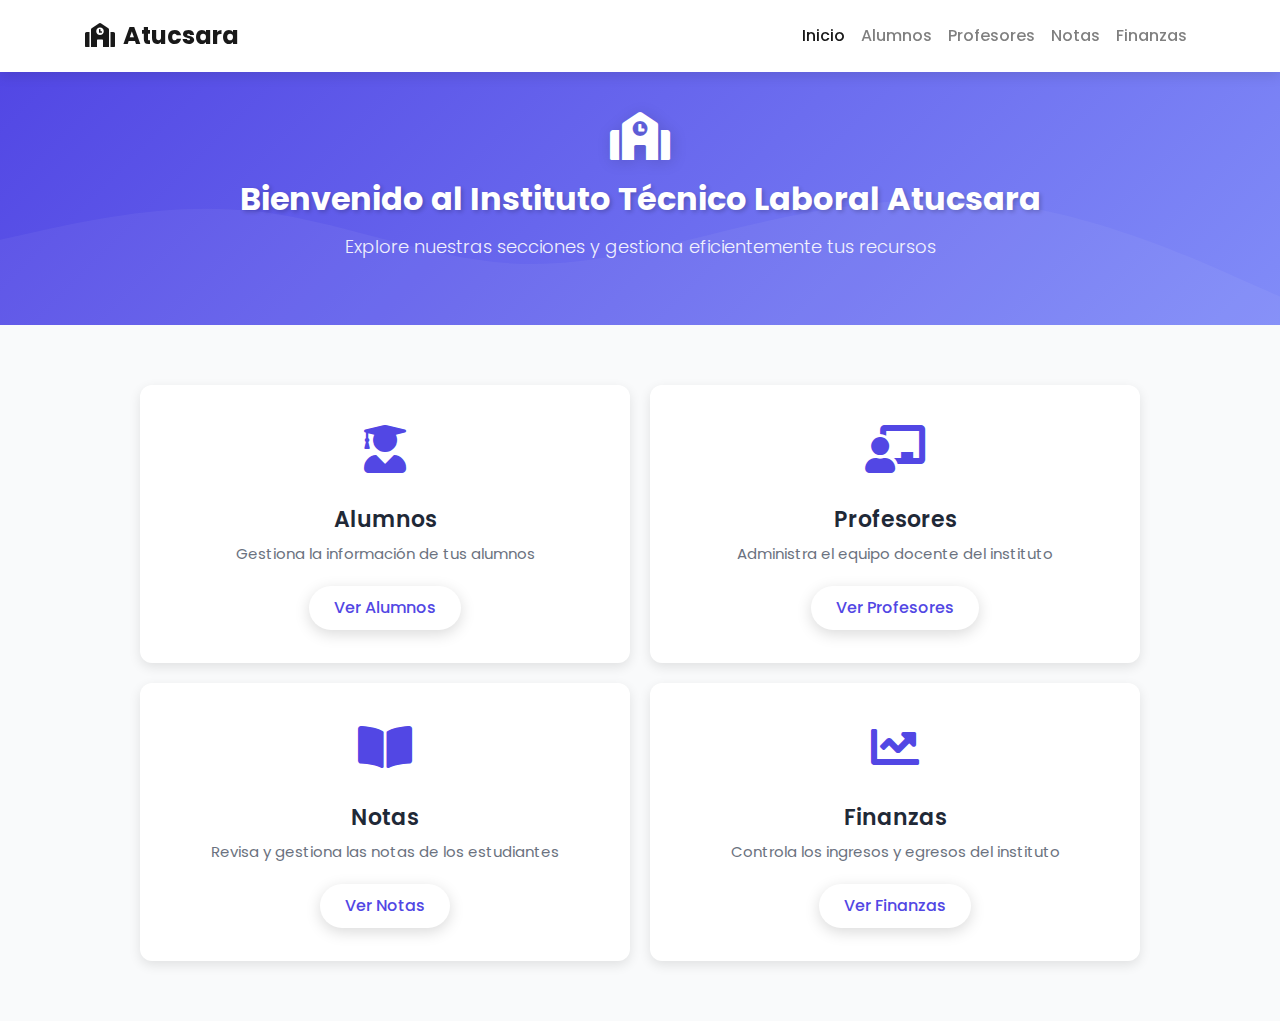
<file: src/main/resources/templates/index.html>
<!DOCTYPE html>
<html lang="es" xmlns:th="http://www.thymeleaf.org">
<head>
    <meta charset="UTF-8">
    <meta name="viewport" content="width=device-width, initial-scale=1.0">
    <title>Instituto Técnico Laboral Atucsara</title>
    <link rel="stylesheet" href="https://stackpath.bootstrapcdn.com/bootstrap/4.5.2/css/bootstrap.min.css">
    <link rel="stylesheet" href="https://cdnjs.cloudflare.com/ajax/libs/font-awesome/5.15.3/css/all.min.css">
    <link rel="stylesheet" href="https://cdnjs.cloudflare.com/ajax/libs/animate.css/4.1.1/animate.min.css">
    <link href="https://fonts.googleapis.com/css2?family=Poppins:wght@300;400;500;600;700&display=swap" rel="stylesheet">
    <style>
        :root {
            --primary: #5247e4;
            --primary-light: #818cf8;
            --secondary: #6b7280;
            --light: #f8f9fa;
            --dark: #1f2937;
            --shadow: 0 4px 12px rgba(0, 0, 0, 0.1);
            --shadow-hover: 0 8px 20px rgba(0, 0, 0, 0.15);
        }

        body {
            font-family: 'Poppins', sans-serif;
            background-color: #f9fafb;
            color: var(--dark);
        }

        /* Header and Navigation */
        .navbar {
            background-color: #ffffff;
            box-shadow: var(--shadow);
            padding: 0.8rem 1rem;
        }

        .navbar-brand {
            font-weight: 700;
            color: var(--primary);
            font-size: 1.5rem;
        }

        .navbar-nav .nav-link {
            color: var(--dark);
            font-weight: 500;
            padding: 0.5rem 1rem;
            transition: all 0.3s ease;
        }

        .navbar-nav .nav-link:hover {
            color: var(--primary);
        }

        .navbar-toggler {
            border: none;
        }

        /* Hero Section */
        .hero {
            background: linear-gradient(135deg, var(--primary), var(--primary-light));
            padding: 40px 0;
            color: white;
            position: relative;
            overflow: hidden;
            margin-bottom: 40px;
        }

        .hero::before {
            content: '';
            position: absolute;
            top: 0;
            left: 0;
            width: 100%;
            height: 100%;
            background-image: url('data:image/svg+xml;charset=utf8,%3Csvg xmlns="http://www.w3.org/2000/svg" viewBox="0 0 1440 320"%3E%3Cpath fill="%23ffffff" fill-opacity="0.05" d="M0,224L48,213.3C96,203,192,181,288,192C384,203,480,245,576,250.7C672,256,768,224,864,202.7C960,181,1056,171,1152,186.7C1248,203,1344,245,1392,266.7L1440,288L1440,320L1392,320C1344,320,1248,320,1152,320C1056,320,960,320,864,320C768,320,672,320,576,320C480,320,384,320,288,320C192,320,96,320,48,320L0,320Z"%3E%3C/path%3E%3C/svg%3E');
            background-size: cover;
            background-position: center bottom;
        }

        .hero-content {
            max-width: 900px;
            margin: 0 auto;
            text-align: center;
            position: relative;
            z-index: 2;
        }

        .hero-icon {
            font-size: 48px;
            color: #ffffff;
            margin-bottom: 20px;
            animation: pulse 2s infinite;
            text-shadow: 2px 2px 15px rgba(0, 0, 0, 0.15);
        }

        .hero-title {
            font-size: 32px;
            font-weight: 700;
            margin-bottom: 15px;
            text-shadow: 2px 2px 4px rgba(0, 0, 0, 0.2);
        }

        .hero-description {
            font-size: 18px;
            margin-bottom: 25px;
            opacity: 0.9;
            font-weight: 300;
            max-width: 800px;
            margin-left: auto;
            margin-right: auto;
        }

        /* Features Section */
        .features-section {
            padding: 20px 0 60px;
        }

        .menu-grid {
            display: grid;
            grid-template-columns: repeat(2, 1fr);
            gap: 20px;
            max-width: 1000px;
            margin: 0 auto;
        }

        .feature-box {
            background-color: #ffffff;
            border-radius: 12px;
            box-shadow: var(--shadow);
            padding: 30px;
            text-align: center;
            transition: all 0.3s ease;
            height: 100%;
            display: flex;
            flex-direction: column;
            align-items: center;
            justify-content: center;
            border-bottom: 3px solid transparent;
        }

        .feature-box:hover {
            transform: translateY(-8px);
            box-shadow: var(--shadow-hover);
            border-bottom: 3px solid var(--primary-light);
        }

        .feature-icon {
            font-size: 48px;
            color: var(--primary);
            margin-bottom: 20px;
            transition: transform 0.3s ease;
        }

        .feature-box:hover .feature-icon {
            transform: scale(1.1);
        }

        .feature-title {
            font-size: 22px;
            font-weight: 600;
            margin-bottom: 10px;
            color: var(--dark);
        }

        .feature-description {
            font-size: 15px;
            color: var(--secondary);
            margin-bottom: 20px;
        }

        .btn-hero {
            font-size: 16px;
            padding: 10px 25px;
            border-radius: 30px;
            background-color: white;
            color: var(--primary);
            border: none;
            box-shadow: 0 4px 15px rgba(0, 0, 0, 0.15);
            transition: all 0.3s ease;
            display: inline-block;
            font-weight: 500;
        }

        .btn-hero:hover {
            transform: translateY(-3px);
            box-shadow: 0 6px 20px rgba(0, 0, 0, 0.2);
            background-color: var(--light);
            color: var(--primary-light);
            text-decoration: none;
        }

        /* Animations */
        @keyframes pulse {
            0% {
                transform: scale(1);
            }
            50% {
                transform: scale(1.05);
            }
            100% {
                transform: scale(1);
            }
        }

        /* Responsive Improvements */
        @media (max-width: 991px) {
            .hero {
                padding: 40px 0;
            }

            .hero-title {
                font-size: 28px;
            }

            .hero-description {
                font-size: 16px;
            }
        }

        @media (max-width: 768px) {
            .menu-grid {
                grid-template-columns: 1fr;
            }

            .hero-icon {
                font-size: 42px;
            }
        }

        @media (max-width: 576px) {
            .feature-box {
                padding: 20px;
            }
        }
    </style>
</head>
<body>
<!-- Navbar -->
<nav class="navbar navbar-expand-lg navbar-light sticky-top">
    <div class="container">
        <a class="navbar-brand" href="/"><i class="fas fa-school mr-2"></i>Atucsara</a>
        <button class="navbar-toggler" type="button" data-toggle="collapse" data-target="#navbarNav">
            <span class="navbar-toggler-icon"></span>
        </button>
        <div class="collapse navbar-collapse" id="navbarNav">
            <ul class="navbar-nav ml-auto">
                <li class="nav-item active">
                    <a class="nav-link" href="/">Inicio</a>
                </li>
                <li class="nav-item">
                    <a class="nav-link" href="/alumnos">Alumnos</a>
                </li>
                <li class="nav-item">
                    <a class="nav-link" href="/profesores">Profesores</a>
                </li>
                <li class="nav-item">
                    <a class="nav-link" href="/notas">Notas</a>
                </li>
                <li class="nav-item">
                    <a class="nav-link" href="/finanzas">Finanzas</a>
                </li>
            </ul>
        </div>
    </div>
</nav>

<!-- Hero Section -->
<section class="hero">
    <div class="hero-content animate__animated animate__fadeIn">
        <i class="fas fa-school hero-icon"></i>
        <h1 class="hero-title">Bienvenido al Instituto Técnico Laboral Atucsara</h1>
        <p class="hero-description">Explore nuestras secciones y gestiona eficientemente tus recursos</p>
    </div>
</section>

<!-- Features Section -->
<section class="features-section">
    <div class="container">
        <div class="menu-grid">
            <div class="feature-box animate__animated animate__fadeInUp">
                <div class="feature-icon">
                    <i class="fas fa-user-graduate"></i>
                </div>
                <h3 class="feature-title">Alumnos</h3>
                <p class="feature-description">Gestiona la información de tus alumnos</p>
                <a href="/alumnos" class="btn btn-hero">Ver Alumnos</a>
            </div>

            <div class="feature-box animate__animated animate__fadeInUp" style="animation-delay: 0.2s;">
                <div class="feature-icon">
                    <i class="fas fa-chalkboard-teacher"></i>
                </div>
                <h3 class="feature-title">Profesores</h3>
                <p class="feature-description">Administra el equipo docente del instituto</p>
                <a href="/profesores" class="btn btn-hero">Ver Profesores</a>
            </div>

            <div class="feature-box animate__animated animate__fadeInUp" style="animation-delay: 0.3s;">
                <div class="feature-icon">
                    <i class="fas fa-book-open"></i>
                </div>
                <h3 class="feature-title">Notas</h3>
                <p class="feature-description">Revisa y gestiona las notas de los estudiantes</p>
                <a href="/notas" class="btn btn-hero">Ver Notas</a>
            </div>

            <div class="feature-box animate__animated animate__fadeInUp" style="animation-delay: 0.4s;">
                <div class="feature-icon">
                    <i class="fas fa-chart-line"></i>
                </div>
                <h3 class="feature-title">Finanzas</h3>
                <p class="feature-description">Controla los ingresos y egresos del instituto</p>
                <a href="/finanzas" class="btn btn-hero">Ver Finanzas</a>
            </div>
        </div>
    </div>
</section>

<!-- Scripts -->
<script src="https://cdnjs.cloudflare.com/ajax/libs/jquery/3.5.1/jquery.min.js"></script>
<script src="https://cdnjs.cloudflare.com/ajax/libs/popper.js/1.16.1/umd/popper.min.js"></script>
<script src="https://stackpath.bootstrapcdn.com/bootstrap/4.5.2/js/bootstrap.min.js"></script>
<script>
    // Add animation to feature boxes on scroll
    $(document).ready(function() {
        function revealOnScroll() {
            var scrolled = $(window).scrollTop();
            $('.animate__animated').each(function() {
                var $this = $(this),
                    offsetTop = $this.offset().top;
                var scrollDistance = scrolled + $(window).height() - 100;

                if (scrollDistance > offsetTop) {
                    var animationClass = $this.attr('class').split('animate__')[1].split(' ')[0];
                    $this.addClass('animate__' + animationClass);
                }
            });
        }

        $(window).on('scroll', revealOnScroll);
    });
</script>
</body>
</html>
</file>
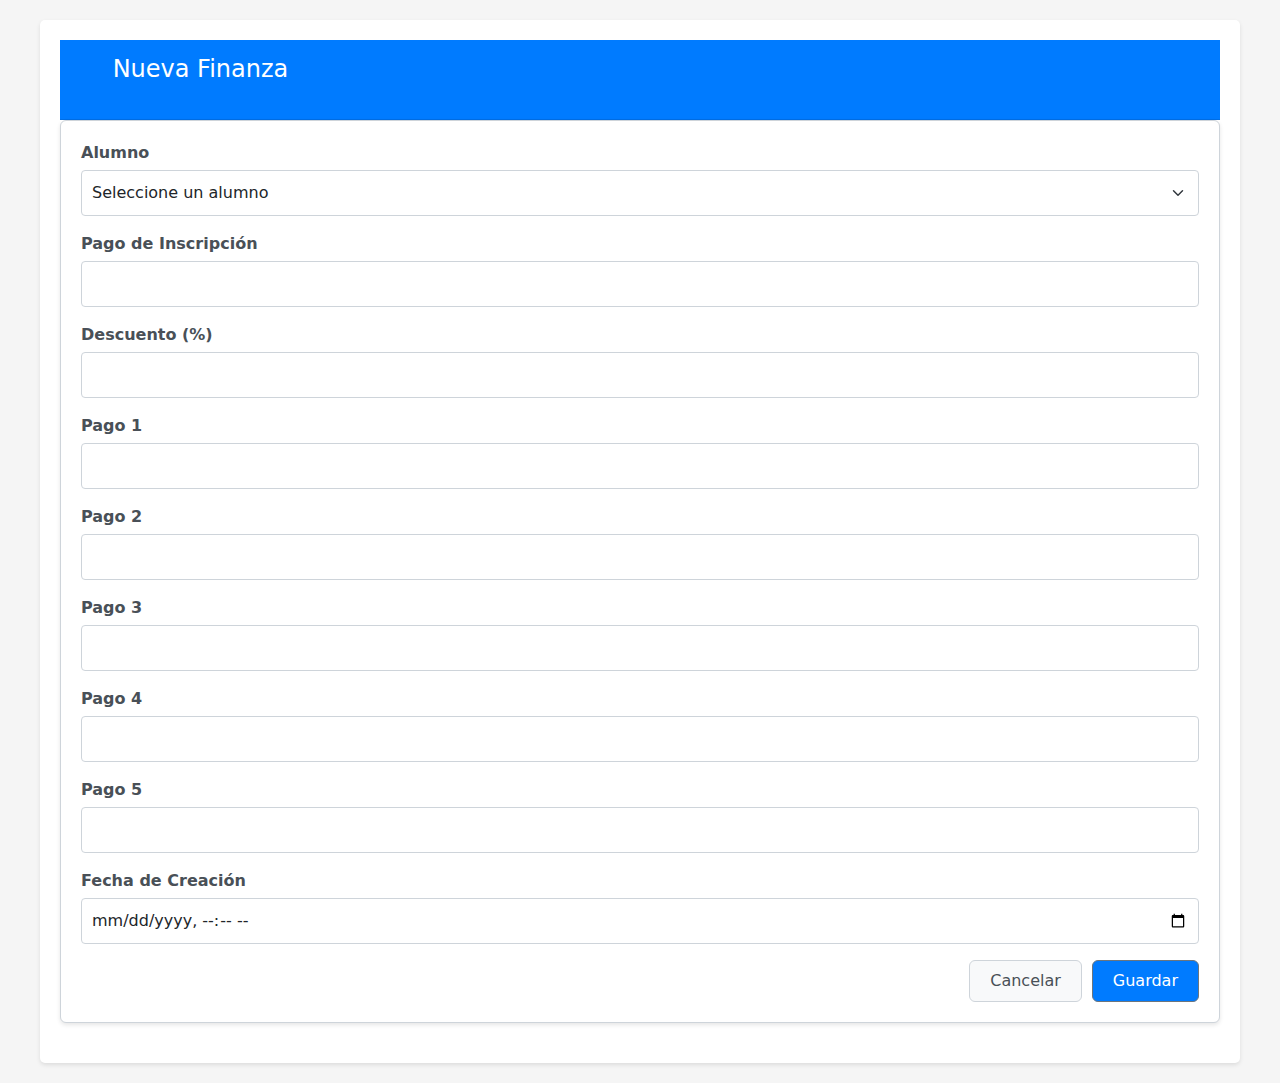
<file: src/main/resources/templates/crear-finanza.html>
<!DOCTYPE html>
<html xmlns:th="http://www.thymeleaf.org">
<head>
    <meta charset="UTF-8">
    <meta name="viewport" content="width=device-width, initial-scale=1.0">
    <title>Nueva Finanza - Instituto Técnico Atucsara</title>

    <!-- Bootstrap 5 -->
    <link href="https://cdn.jsdelivr.net/npm/bootstrap@5.3.0/dist/css/bootstrap.min.css" rel="stylesheet">
    <!-- Font Awesome -->
    <link href="https://cdnjs.cloudflare.com/ajax/libs/font-awesome/6.4.0/css/all.min.css" rel="stylesheet">
    <link th:href="@{/css/crear-finanza.css}" rel="stylesheet" />
</head>

<body>
<style>
:root {
--color-primario: #007BFF;
--color-secundario: #6c757d;
--color-fondo-claro: #f8f9fa;
--color-texto-oscuro: #495057;
--color-borde: #ced4da;
--color-sombra: rgba(0,0,0,0.1);
}

body {
background-color: #f5f5f5;
}

.main-content {
padding: 20px;
background-color: white;
border-radius: 5px;
box-shadow: 0 2px 4px var(--color-sombra);
margin: 20px auto;
max-width: 1200px;
}

.card {
border: 1px solid var(--color-borde);
box-shadow: 0 2px 4px var(--color-sombra);
margin-bottom: 20px;
}

.card-header {
background-color: var(--color-primario) !important;
color: white;
padding: 15px 20px;
border-bottom: 1px solid rgba(0,0,0,0.1);
}

.card-body {
padding: 20px;
}

.form-label {
font-weight: bold;
color: var(--color-texto-oscuro);
margin-bottom: 5px;
}

.form-control, .form-select {
border: 1px solid var(--color-borde);
border-radius: 4px;
padding: 10px;
}

.btn-primary {
background-color: var(--color-primario);
border-color: var(--color-secundario);
padding: 8px 20px;
margin-left: 10px;
}

.btn-secondary {
background-color: var(--color-fondo-claro);
border-color: var(--color-borde);
color: var(--color-texto-oscuro);
padding: 8px 20px;
}

h1 {
color: #fff;
font-size: 24px;
margin-bottom: 20px;
}

h1 i {
margin-right: 10px;
color: var(--color-primario);
}


    .card-header {
            background-color: #007BFF !important; /* Gris oscuro como en la imagen */

        }
</style>



<!-- Main Content -->
<div class="main-content">
    <div class="card-header text-white">
        <h1>
            <i class="fas fa-dollar-sign"></i> Nueva Finanza
        </h1>
    </div>

    <!-- Formulario de Creación de Finanza -->
    <div class="card">
        <div class="card-body">
            <form id="createForm">

                <!-- Campo para seleccionar el alumno -->
                <div class="mb-3">
                    <label for="alumnoId" class="form-label">Alumno</label>
                    <select class="form-select" id="alumnoId" name="alumnoId" >
                        <option value="">Seleccione un alumno</option>
                        <option th:each="alumno : ${alumnos}"
                                th:value="${alumno.id}"
                                th:text="${alumno.nombres + ' ' + alumno.apellidos}">
                        </option>
                    </select>
                </div>

                <!-- Campo para el pago de inscripción -->
                <div class="mb-3">
                    <label for="pagoInscripcion" class="form-label">Pago de Inscripción</label>
                    <input type="number" class="form-control" id="pagoInscripcion" name="pagoInscripcion" required>
                </div>

                <!-- Campo para el descuento -->
                <div class="mb-3">
                    <label for="descuento" class="form-label">Descuento (%)</label>
                    <input type="number" class="form-control" id="descuento" name="descuento" required>
                </div>

                <!-- Campos para los pagos -->
                <div class="mb-3">
                    <label for="pago1" class="form-label">Pago 1</label>
                    <input type="number" class="form-control" id="pago1" name="pago1" required>
                </div>
                <div class="mb-3">
                    <label for="pago2" class="form-label">Pago 2</label>
                    <input type="number" class="form-control" id="pago2" name="pago2" required>
                </div>
                <div class="mb-3">
                    <label for="pago3" class="form-label">Pago 3</label>
                    <input type="number" class="form-control" id="pago3" name="pago3" required>
                </div>
                <div class="mb-3">
                    <label for="pago4" class="form-label">Pago 4</label>
                    <input type="number" class="form-control" id="pago4" name="pago4" required>
                </div>
                <div class="mb-3">
                    <label for="pago5" class="form-label">Pago 5</label>
                    <input type="number" class="form-control" id="pago5" name="pago5" required>
                </div>
                <div class="mb-3">
                    <label for="fechaCreacion" class="form-label">Fecha de Creación</label>
                    <input type="datetime-local" class="form-control" id="fechaCreacion" name="fechaCreacion" required>
                </div>

                <div class="d-flex justify-content-end">
                    <button type="button" class="btn btn-secondary" onclick="window.location.href='/finanzas'">Cancelar</button>
                    <button type="button" class="btn btn-primary" id="createButton">Guardar</button>
                </div>
                <input type="hidden" th:name="${_csrf.parameterName}" th:value="${_csrf.token}" />
            </form>
        </div>
    </div>
</div>

<!-- Loading Spinner
<div class="loading-spinner">
    <div class="spinner-border text-primary" role="status">
        <span class="visually-hidden">Cargando...</span>
    </div>
</div>-->

<script >
    document.addEventListener('DOMContentLoaded', function () {
    const createButton = document.getElementById('createButton');

    // Verificar si el botón existe
    if (!createButton) {
        console.error('No se encontró el botón con id "createButton". Verifica el HTML.');
        return; // Detenemos la ejecución si no existe el botón
    }

    // Añadir el evento click al botón
    createButton.addEventListener('click', function () {
        console.log('Botón de guardar clickeado');

        // Crear el formulario para enviar los datos
        const form = document.getElementById('createForm');

        // Asegurarse de que el alumno ID se maneje correctamente
        const alumnoIdElement = document.getElementById('alumnoId');

        // Crear un input oculto para el ID del alumno en el formato correcto
        let alumnoIdHidden = document.createElement('input');
        alumnoIdHidden.type = 'hidden';
        alumnoIdHidden.name = 'alumno.id';
        alumnoIdHidden.value = alumnoIdElement.value;
        form.appendChild(alumnoIdHidden);

        // Enviar el formulario normalmente (esto enviará como form data, no como JSON)
        form.method = 'POST';
        form.action = '/finanzas/save';
        form.submit();
    });
});

</script>
</body>
</html>
</file>
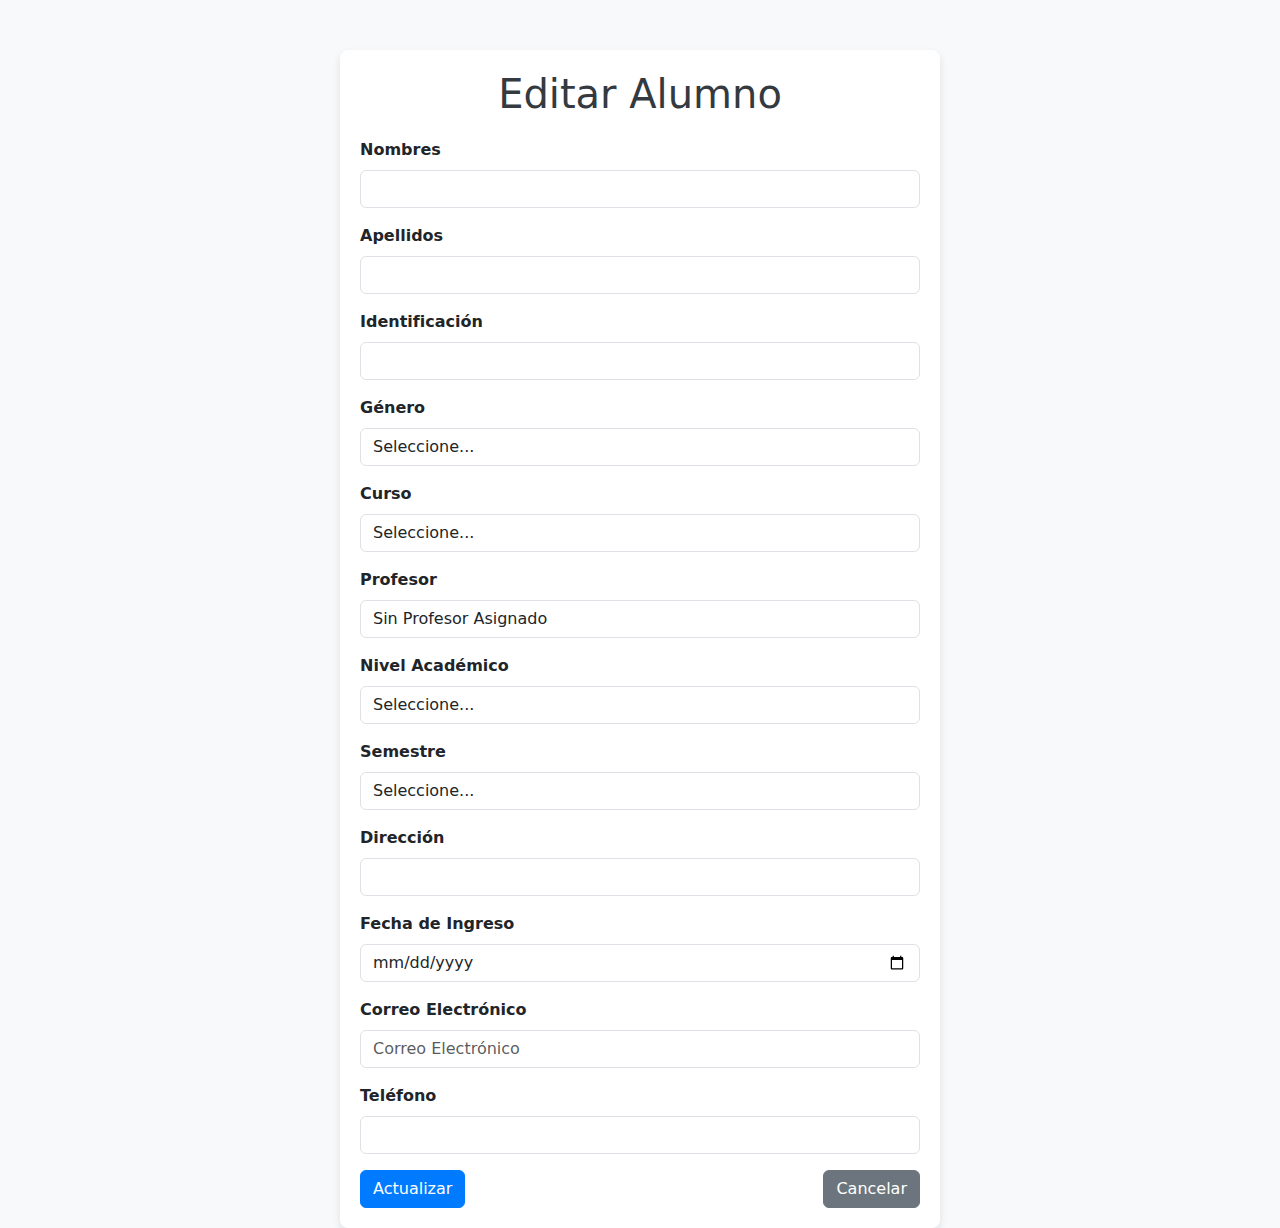
<file: src/main/resources/templates/editar-alumno.html>
<!DOCTYPE html>
<html lang="es" xmlns:th="http://www.w3.org/1999/xhtml">
<head>
    <meta charset="UTF-8">
    <meta name="viewport" content="width=device-width, initial-scale=1">
    <title>Editar Alumno</title>
    <link rel="stylesheet" href="https://cdn.jsdelivr.net/npm/bootstrap@5.3.0/dist/css/bootstrap.min.css">
    <style>
        body {
            background-color: #f8f9fa;
        }
        .container {
            max-width: 600px;
            margin-top: 50px;
            padding: 20px;
            background-color: #ffffff;
            border-radius: 8px;
            box-shadow: 0 4px 8px rgba(0, 0, 0, 0.1);
        }
        h1 {
            margin-bottom: 20px;
            color: #343a40;
        }
        .form-label {
            font-weight: bold;
        }
        .btn-primary {
            background-color: #007bff;
            border-color: #007bff;
        }
        .btn-secondary {
            background-color: #6c757d;
            border-color: #6c757d;
        }
        .btn-primary:hover {
            background-color: #0056b3;
            border-color: #0056b3;
        }
        .btn-secondary:hover {
            background-color: #5a6268;
            border-color: #545b62;
        }
    </style>
</head>
<body>
<div class="container">
    <h1 class="text-center">Editar Alumno</h1>

    <form th:action="@{/alumnos/update/{id}(id=${alumno.id})}" method="post">
        <input type="hidden" name="id" th:value="${alumno.id}">

        <!-- Nombres -->
        <div class="mb-3">
            <label class="form-label">Nombres</label>
            <input type="text" name="nombres" class="form-control" th:value="${alumno.nombres}" required>
        </div>

        <!-- Apellidos -->
        <div class="mb-3">
            <label class="form-label">Apellidos</label>
            <input type="text" name="apellidos" class="form-control" th:value="${alumno.apellidos}" required>
        </div>

        <!-- Identificación -->
        <div class="mb-3">
            <label class="form-label">Identificación</label>
            <input type="text" name="identificacion" class="form-control" th:value="${alumno.identificacion}" required>
        </div>

        <!-- Género -->
        <div class="mb-3">
            <label class="form-label">Género</label>
            <select name="genero" class="form-control" required>
                <option value="" disabled selected>Seleccione...</option>
                <option value="Masculino" th:selected="${alumno.genero == 'Masculino'}">Masculino</option>
                <option value="Femenino" th:selected="${alumno.genero == 'Femenino'}">Femenino</option>
                <option value="Otro" th:selected="${alumno.genero == 'Otro'}">Otro</option>
            </select>
        </div>

        <!-- Curso -->
        <div class="mb-3">
            <label class="form-label">Curso</label>
            <select name="curso" class="form-control" required>
                <option value="" disabled selected>Seleccione...</option>
                <option value="Técnico / Servicio Social y Comunitario" th:selected="${alumno.curso == 'Técnico / Servicio Social y Comunitario'}">Técnico / Servicio Social y Comunitario</option>
                <option value="Técnico / Tecnologías de la Información" th:selected="${alumno.curso == 'Técnico / Tecnologías de la Información'}">Técnico / Tecnologías de la Información</option>
                <option value="Técnico / Agropecuario" th:selected="${alumno.curso == 'Técnico / Agropecuario'}">Técnico / Agropecuario</option>
                <option value="Técnico / Auxiliar Administrativo" th:selected="${alumno.curso == 'Técnico / Auxiliar Administrativo'}">Técnico / Auxiliar Administrativo</option>
                <option value="Técnica / Primera Infancia" th:selected="${alumno.curso == 'Técnica / Primera Infancia'}">Técnica / Primera Infancia</option>
            </select>
        </div>

        <!-- Profesor -->
        <div class="mb-3">
            <label class="form-label">Profesor</label>
            <select name="profesor.id" class="form-control" required>
                <option th:if="${#lists.isEmpty(profesores)}" value="0">Sin Profesor Asignado</option>
                <option th:each="profesor : ${profesores}"
                        th:value="${profesor.id}"
                        th:text="${profesor.nombres}"
                        th:selected="${profesor.id == alumno.profesor.id}"></option>
            </select>
        </div>

        <!-- Nivel Académico -->
        <div class="mb-3">
            <label class="form-label">Nivel Académico</label>
            <select name="nivelAcademico" class="form-control" required>
                <option value="" disabled selected>Seleccione...</option>
                <option value="Bachiller" th:selected="${alumno.nivelAcademico == 'Bachiller'}">Bachiller</option>
                <option value="Técnico" th:selected="${alumno.nivelAcademico == 'Técnico'}">Técnico</option>
                <option value="Universitario" th:selected="${alumno.nivelAcademico == 'Universitario'}">Universitario</option>
                <option value="Secundaria" th:selected="${alumno.nivelAcademico == 'Secundaria'}">Secundaria</option>
            </select>
        </div>

        <!-- Semestre -->
        <div class="mb-3">
            <label class="form-label">Semestre</label>
            <select name="semestre" class="form-control" required>
                <option value="" disabled selected>Seleccione...</option>
                <option value="Primer" th:selected="${alumno.semestre == 'Primer'}">Primer</option>
                <option value="Segundo" th:selected="${alumno.semestre == 'Segundo'}">Segundo</option>
                <option value="Práctica" th:selected="${alumno.semestre == 'Práctica'}">Práctica</option>
            </select>
        </div>

        <!-- Dirección -->
        <div class="mb-3">
            <label class="form-label">Dirección</label>
            <input type="text" name="direccion" class="form-control" th:value="${alumno.direccion}" required>
        </div>

        <!-- Fecha de Ingreso -->
        <div class="mb-3">
            <label class="form-label">Fecha de Ingreso</label>
            <input type="date" name="fechaIngreso" class="form-control" th:value="${alumno.fechaIngreso}" required>
        </div>

        <!-- Correo Electrónico -->
        <div class="mb-3">
            <label class="form-label">Correo Electrónico</label>
            <input type="email" name="correoElectronico" class="form-control"
                   th:value="${alumno.correoElectronico}" placeholder="Correo Electrónico"
                   required pattern="[a-zA-Z0-9._%+-]+@[a-zA-Z0-9.-]+\.[a-zA-Z]{2,}" title="Ingrese un correo electrónico válido">
        </div>

        <!-- Teléfono -->
        <div class="mb-3">
            <label class="form-label">Teléfono</label>
            <input type="text" name="telefono" class="form-control" th:value="${alumno.telefono}" required>
        </div>

        <!-- Botones de acción -->
        <div class="d-flex justify-content-between">
            <button type="submit" class="btn btn-primary">Actualizar</button>
            <a href="/alumnos" class="btn btn-secondary">Cancelar</a>
        </div>
    </form>
</div>
</body>
</html>
</file>
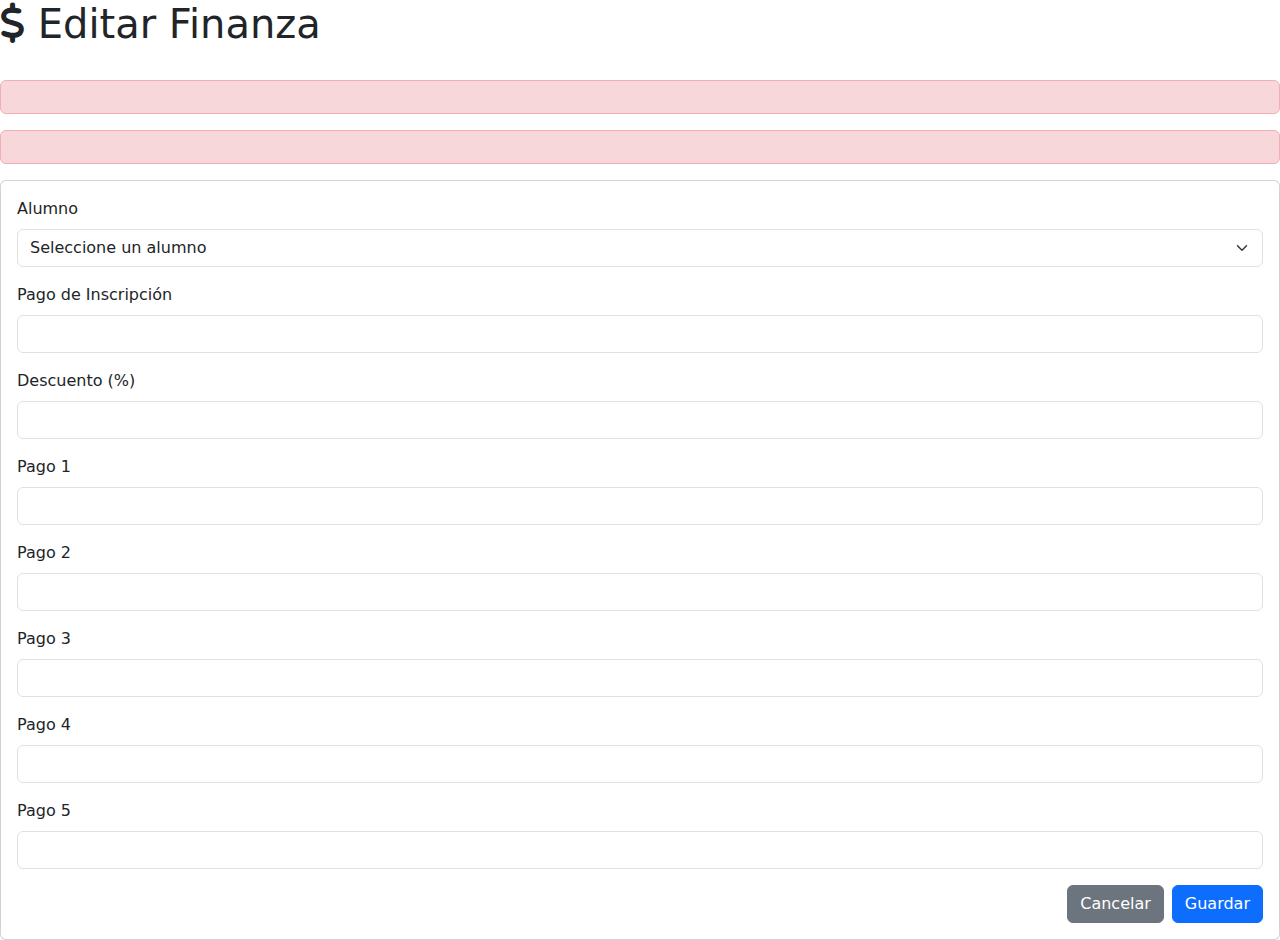
<file: src/main/resources/templates/editar-finanza.html>
<!DOCTYPE html>
<html xmlns:th="http://www.thymeleaf.org">
<head>
    <meta charset="UTF-8">
    <meta name="viewport" content="width=device-width, initial-scale=1.0">
    <title>Editar Finanza - Instituto Técnico Atucsara</title>

    <!-- Bootstrap 5 -->
    <link href="https://cdn.jsdelivr.net/npm/bootstrap@5.3.0/dist/css/bootstrap.min.css" rel="stylesheet">
    <!-- Font Awesome -->
    <link href="https://cdnjs.cloudflare.com/ajax/libs/font-awesome/6.4.0/css/all.min.css" rel="stylesheet">
    <link th:href="@{/css/crear-finanza.css}" rel="stylesheet" />
</head>
<body>

<!-- Main Content -->
<div class="main-content">
    <div class="d-flex justify-content-between align-items-center mb-4">
        <h1>
            <i class="fas fa-dollar-sign"></i> Editar Finanza
        </h1>
    </div>

    <!-- Alertas para mostrar mensajes de error -->
    <div th:if="${error}" class="alert alert-danger" role="alert" th:text="${error}"></div>
    <div th:if="${param.error}" class="alert alert-danger" role="alert" th:text="${param.error}"></div>

    <!-- Formulario de Edición de Finanza -->
    <div class="card">
        <div class="card-body">
            <form id="editForm" th:action="@{/finanzas/editar}" th:object="${finanza}" method="post">

                <!-- Campo oculto para el ID de la finanza -->
                <input type="hidden" th:field="*{id}">

                <!-- Campo para seleccionar el alumno -->
                <div class="mb-3">
                    <label for="alumnoId" class="form-label">Alumno</label>
                    <select class="form-select" id="alumnoId" th:field="*{alumnoId}" required>
                        <option value="">Seleccione un alumno</option>
                        <option th:each="alumno : ${alumnos}"
                                th:value="${alumno.id}"
                                th:text="${alumno.nombres + ' ' + alumno.apellidos}"
                                th:selected="${alumno.id == finanza.alumnoId}">
                        </option>
                    </select>
                    <div th:if="${#fields.hasErrors('alumnoId')}" class="text-danger" th:errors="*{alumnoId}"></div>
                </div>

                <!-- Campo para el estado
                <div class="mb-3">
                    <label for="estado" class="form-label">Estado</label>
                    <select class="form-select" id="estado" th:field="*{estado}" >
                        <option value="">Seleccione un estado</option>
                        <option value="PENDIENTE">PENDIENTE</option>
                        <option value="PAGO_PARCIAL">PAGO PARCIAL</option>
                        <option value="PAGADO">PAGADO</option>
                    </select>
                    <div th:if="${#fields.hasErrors('estado')}" class="text-danger" th:errors="*{estado}"></div>
                </div>-->
                <input type="hidden" th:field="*{estado}">

                <!-- Campo para el pago de inscripción -->
                <div class="mb-3">
                    <label for="pagoInscripcion" class="form-label">Pago de Inscripción</label>
                    <input type="number" step="0.01" class="form-control" id="pagoInscripcion" th:field="*{pagoInscripcion}" required>
                    <div th:if="${#fields.hasErrors('pagoInscripcion')}" class="text-danger" th:errors="*{pagoInscripcion}"></div>
                </div>

                <!-- Campo para el descuento -->
                <div class="mb-3">
                    <label for="descuento" class="form-label">Descuento (%)</label>
                    <input type="number" step="0.01" class="form-control" id="descuento" th:field="*{descuento}" required>
                    <div th:if="${#fields.hasErrors('descuento')}" class="text-danger" th:errors="*{descuento}"></div>
                </div>

                <!-- Campos para los pagos -->
                <div class="mb-3">
                    <label for="pago1" class="form-label">Pago 1</label>
                    <input type="number" step="0.01" class="form-control" id="pago1" th:field="*{pago1}" required>
                    <div th:if="${#fields.hasErrors('pago1')}" class="text-danger" th:errors="*{pago1}"></div>
                </div>
                <div class="mb-3">
                    <label for="pago2" class="form-label">Pago 2</label>
                    <input type="number" step="0.01" class="form-control" id="pago2" th:field="*{pago2}" required>
                    <div th:if="${#fields.hasErrors('pago2')}" class="text-danger" th:errors="*{pago2}"></div>
                </div>
                <div class="mb-3">
                    <label for="pago3" class="form-label">Pago 3</label>
                    <input type="number" step="0.01" class="form-control" id="pago3" th:field="*{pago3}" required>
                    <div th:if="${#fields.hasErrors('pago3')}" class="text-danger" th:errors="*{pago3}"></div>
                </div>
                <div class="mb-3">
                    <label for="pago4" class="form-label">Pago 4</label>
                    <input type="number" step="0.01" class="form-control" id="pago4" th:field="*{pago4}" required>
                    <div th:if="${#fields.hasErrors('pago4')}" class="text-danger" th:errors="*{pago4}"></div>
                </div>
                <div class="mb-3">
                    <label for="pago5" class="form-label">Pago 5</label>
                    <input type="number" step="0.01" class="form-control" id="pago5" th:field="*{pago5}" required>
                    <div th:if="${#fields.hasErrors('pago5')}" class="text-danger" th:errors="*{pago5}"></div>
                </div>

                <!-- Campos ocultos para valores calculados que deberían preservarse -->
                <input type="hidden" th:field="*{valorSemestre}" th:if="${finanza.valorSemestre != null}">
                <input type="hidden" th:field="*{totalPagadoSemestre}" th:if="${finanza.totalPagadoSemestre != null}">
                <input type="hidden" th:field="*{deudaTotalSemestre}" th:if="${finanza.deudaTotalSemestre != null}">

                <div class="d-flex justify-content-end gap-2">
                    <a class="btn btn-secondary" th:href="@{/finanzas}">Cancelar</a>
                    <button type="submit" class="btn btn-primary">Guardar</button>
                </div>
            </form>
        </div>
    </div>
</div>

<!-- Bootstrap JS -->
<script src="https://cdn.jsdelivr.net/npm/bootstrap@5.3.0/dist/js/bootstrap.bundle.min.js"></script>

</body>
</html>
</file>
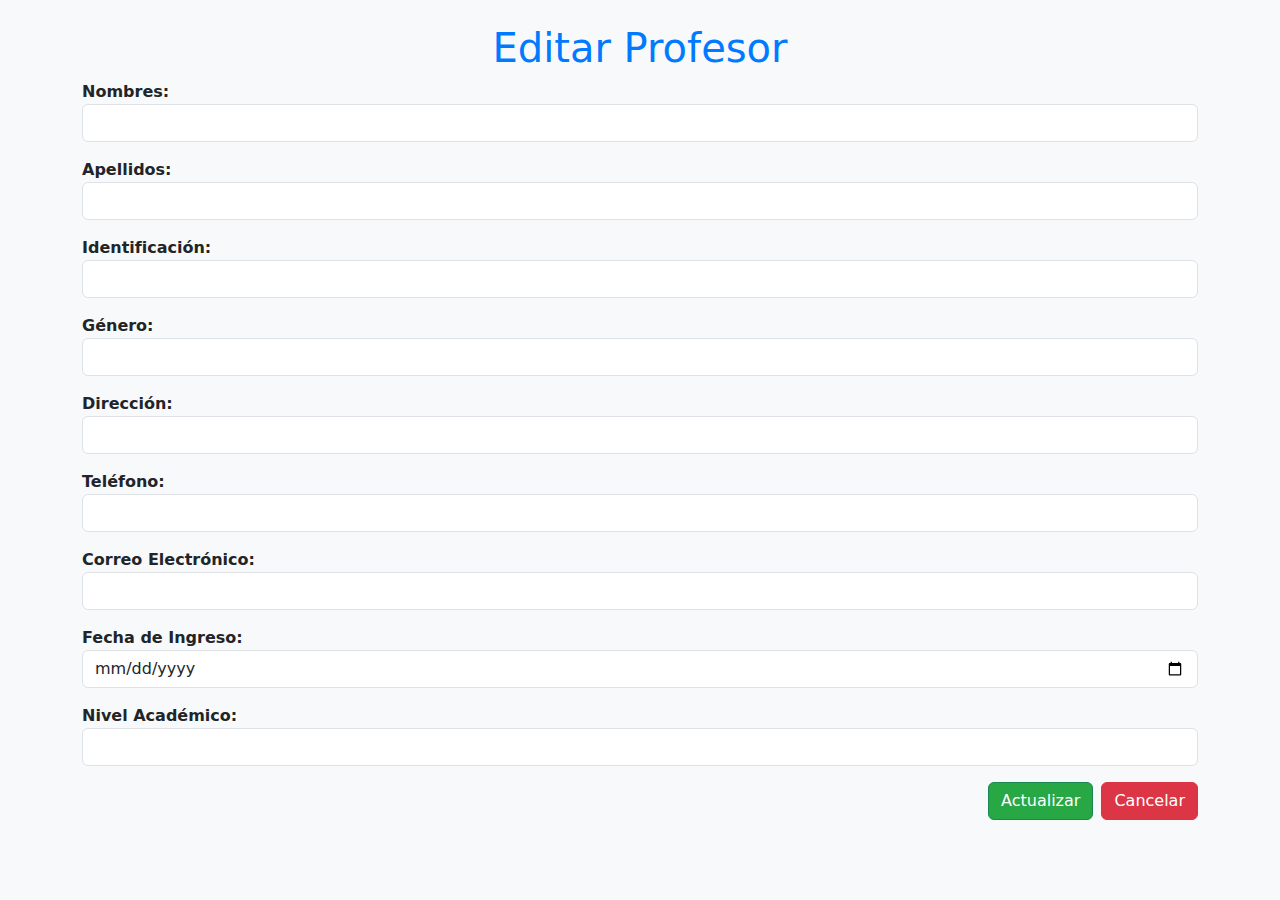
<file: src/main/resources/templates/editar-profesor.html>
<!DOCTYPE html>
<html lang="es" xmlns:th="http://www.thymeleaf.org">
<head>
    <meta charset="UTF-8">
    <title>Editar Profesor</title>
    <link rel="stylesheet" href="https://cdn.jsdelivr.net/npm/bootstrap@5.3.0/dist/css/bootstrap.min.css">
    <style>
        body {
            background-color: #f8f9fa; /* Color de fondo suave */
        }
        h1 {
            color: #007BFF; /* Color del encabezado */
        }
        label {
            font-weight: bold; /* Negrita para las etiquetas */
        }
        .form-control {
            margin-bottom: 15px; /* Espaciado entre campos */
        }
        .btn-success {
            background-color: #28a745; /* Color verde para actualizar */
        }
        .btn-danger {
            background-color: #dc3545; /* Color rojo para cancelar */
        }
    </style>
</head>
<body>
<div class="container mt-4">
    <h1 class="text-center">Editar Profesor</h1>
    <form th:action="@{'/profesores/update/' + ${profesor.id}}" th:object="${profesor}" method="post">
        <div class="mb-3">
            <label for="nombres">Nombres:</label>
            <input type="text" id="nombres" th:field="*{nombres}" class="form-control" required>
        </div>

        <div class="mb-3">
            <label for="apellidos">Apellidos:</label>
            <input type="text" id="apellidos" th:field="*{apellidos}" class="form-control" required>
        </div>

        <div class="mb-3">
            <label for="identificacion">Identificación:</label>
            <input type="text" id="identificacion" th:field="*{identificacion}" class="form-control" required>
        </div>

        <div class="mb-3">
            <label for="genero">Género:</label>
            <input type="text" id="genero" th:field="*{genero}" class="form-control" required>
        </div>

        <div class="mb-3">
            <label for="direccion">Dirección:</label>
            <input type="text" id="direccion" th:field="*{direccion}" class="form-control" required>
        </div>

        <div class="mb-3">
            <label for="telefono">Teléfono:</label>
            <input type="text" id="telefono" th:field="*{telefono}" class="form-control" required>
        </div>

        <div class="mb-3">
            <label for="correoElectronico">Correo Electrónico:</label>
            <input type="email" id="correoElectronico" th:field="*{correoElectronico}" class="form-control" required>
        </div>

        <div class="mb-3">
            <label for="fechaIngreso">Fecha de Ingreso:</label>
            <input type="date" id="fechaIngreso" th:field="*{fechaIngreso}" class="form-control" required>
        </div>

        <div class="mb-3">
            <label for="nivelAcademico">Nivel Académico:</label>
            <input type="text" id="nivelAcademico" th:field="*{nivelAcademico}" class="form-control" required>
        </div>

        <div class="d-flex justify-content-end">
            <button type="submit" class="btn btn-success">Actualizar</button>
            <a href="/profesores" class="btn btn-danger ms-2">Cancelar</a>
        </div>
    </form>
</div>
</body>
</html>
</file>
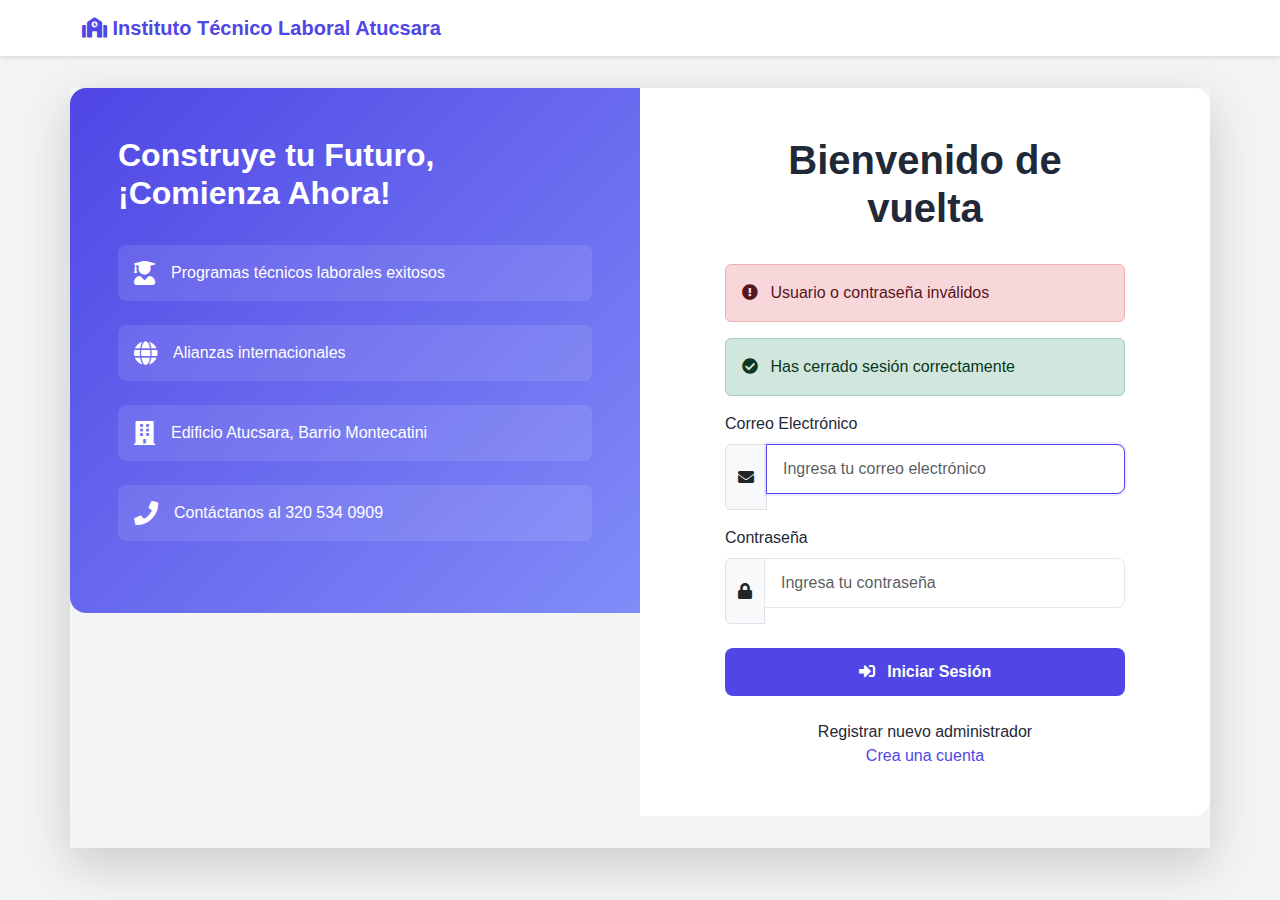
<file: src/main/resources/templates/login.html>
<!DOCTYPE html>
<html xmlns:th="http://www.thymeleaf.org">
<head>
    <meta charset="UTF-8">
    <meta name="viewport" content="width=device-width, initial-scale=1.0">
    <title>Instituto Técnico Laboral Atucsara - Inicio de Sesión</title>
    <link href="https://cdn.jsdelivr.net/npm/bootstrap@5.3.0-alpha1/dist/css/bootstrap.min.css" rel="stylesheet">
    <link rel="stylesheet" href="https://cdnjs.cloudflare.com/ajax/libs/font-awesome/5.15.3/css/all.min.css">
    <style>
        /* Estilos personalizados */
        :root {
            --primary-color: #4f46e5;
            --secondary-color: #818cf8;
            --background-color: #f3f4f6;
            --card-background: #ffffff;
            --text-primary: #1f2937;
            --text-secondary: #6b7280;
        }

        body {
            background-color: var(--background-color);
            color: var(--text-primary);
            font-family: 'Inter', -apple-system, BlinkMacSystemFont, sans-serif;
            min-height: 100vh;
        }

        .navbar {
            background-color: var(--card-background) !important;
            box-shadow: 0 2px 4px rgba(0,0,0,0.1);
        }

        .navbar-brand {
            color: var(--primary-color) !important;
            font-weight: 600;
        }

        .login-container {
            display: flex;
            min-height: calc(100vh - 76px);
            padding: 2rem 0;
        }

        .features-section {
            background: linear-gradient(135deg, var(--primary-color), var(--secondary-color));
            color: white;
            padding: 3rem;
            border-radius: 1rem 0 0 1rem;
            display: flex;
            flex-direction: column;
            justify-content: center;
        }

        .features-section h2 {
            font-size: 2rem;
            font-weight: 700;
            margin-bottom: 2rem;
        }

        .feature-item {
            display: flex;
            align-items: center;
            margin-bottom: 1.5rem;
            padding: 1rem;
            background: rgba(255, 255, 255, 0.1);
            border-radius: 0.5rem;
            transition: transform 0.3s ease;
        }

        .feature-item:hover {
            transform: translateX(10px);
        }

        .feature-icon {
            font-size: 1.5rem;
            margin-right: 1rem;
        }

        .feature-text {
            font-size: 1rem;
        }

        .login-form-section {
            background: var(--card-background);
            padding: 3rem;
            border-radius: 0 1rem 1rem 0;
        }

        .login-form-container {
            max-width: 400px;
            margin: 0 auto;
        }

        .form-title {
            color: var(--text-primary);
            font-weight: 700;
            margin-bottom: 2rem;
            text-align: center;
        }

        .form-control {
            border: 1px solid #e5e7eb;
            padding: 0.75rem 1rem;
            border-radius: 0.5rem;
            margin-bottom: 1rem;
        }

        .form-control:focus {
            border-color: var(--primary-color);
            box-shadow: 0 0 0 2px rgba(79, 70, 229, 0.1);
        }

        .btn-login {
            background-color: var(--primary-color);
            border: none;
            padding: 0.75rem 1.5rem;
            border-radius: 0.5rem;
            font-weight: 600;
            width: 100%;
            transition: all 0.3s ease;
        }

        .btn-login:hover {
            background-color: var(--secondary-color);
            transform: translateY(-2px);
        }

        .register-link {
            color: var(--primary-color);
            text-decoration: none;
            font-weight: 500;
        }

        .register-link:hover {
            text-decoration: underline;
        }

        @media (max-width: 992px) {
            .login-container {
                flex-direction: column;
                padding: 1rem;
            }

            .features-section, .login-form-section {
                border-radius: 1rem;
                margin-bottom: 1rem;
            }

            .features-section {
                padding: 2rem;
            }

            .login-form-section {
                padding: 2rem;
            }
        }
    </style>
</head>
<body>
<nav class="navbar navbar-expand-lg">
    <div class="container">
        <a class="navbar-brand" href="#">
            <i class="fas fa-school mr-2"></i>
            Instituto Técnico Laboral Atucsara
        </a>
    </div>
</nav>

<div class="container login-container">
    <div class="row g-0 w-100 shadow-lg">
        <div class="col-lg-6">
            <div class="features-section">
                <h2>Construye tu Futuro, ¡Comienza Ahora!</h2>
                <div class="feature-item">
                    <i class="fas fa-user-graduate feature-icon"></i>
                    <div class="feature-text">
                        Programas técnicos laborales exitosos
                    </div>
                </div>
                <div class="feature-item">
                    <i class="fas fa-globe feature-icon"></i>
                    <div class="feature-text">
                        Alianzas internacionales
                    </div>
                </div>
                <div class="feature-item">
                    <i class="fas fa-building feature-icon"></i>
                    <div class="feature-text">
                        Edificio Atucsara, Barrio Montecatini
                    </div>
                </div>
                <div class="feature-item">
                    <i class="fas fa-phone feature-icon"></i>
                    <div class="feature-text">
                        Contáctanos al 320 534 0909
                    </div>
                </div>
            </div>
        </div>
        <div class="col-lg-6">
            <div class="login-form-section">
                <div class="login-form-container">
                    <h1 class="form-title">Bienvenido de vuelta</h1>
                    <form th:action="@{/login}" method="post">
                        <div th:if="${param.error}" class="alert alert-danger mb-3">
                            <i class="fas fa-exclamation-circle me-2"></i>
                            Usuario o contraseña inválidos
                        </div>
                        <div th:if="${param.logout}" class="alert alert-success mb-3">
                            <i class="fas fa-check-circle me-2"></i>
                            Has cerrado sesión correctamente
                        </div>

                        <div class="mb-3">
                            <label for="username" class="form-label">Correo Electrónico</label>
                            <div class="input-group">
                                    <span class="input-group-text">
                                        <i class="fas fa-envelope"></i>
                                    </span>
                                <input type="email" class="form-control" id="username" name="username"
                                       required autofocus placeholder="Ingresa tu correo electrónico">
                            </div>
                        </div>

                        <div class="mb-4">
                            <label for="password" class="form-label">Contraseña</label>
                            <div class="input-group">
                                    <span class="input-group-text">
                                        <i class="fas fa-lock"></i>
                                    </span>
                                <input type="password" class="form-control" id="password" name="password"
                                       required placeholder="Ingresa tu contraseña">
                            </div>
                        </div>

                        <button type="submit" class="btn btn-login btn-primary mb-4">
                            <i class="fas fa-sign-in-alt me-2"></i>
                            Iniciar Sesión
                        </button>

                        <div class="text-center">
                            <p class="mb-0">Registrar nuevo administrador</p>
                            <a th:href="@{/registro}" class="register-link">
                                Crea una cuenta
                            </a>
                        </div>
                    </form>
                </div>
            </div>
        </div>
    </div>
</div>

<script src="https://cdn.jsdelivr.net/npm/bootstrap@5.3.0-alpha1/dist/js/bootstrap.bundle.min.js"></script>
</body>
</html>
</file>
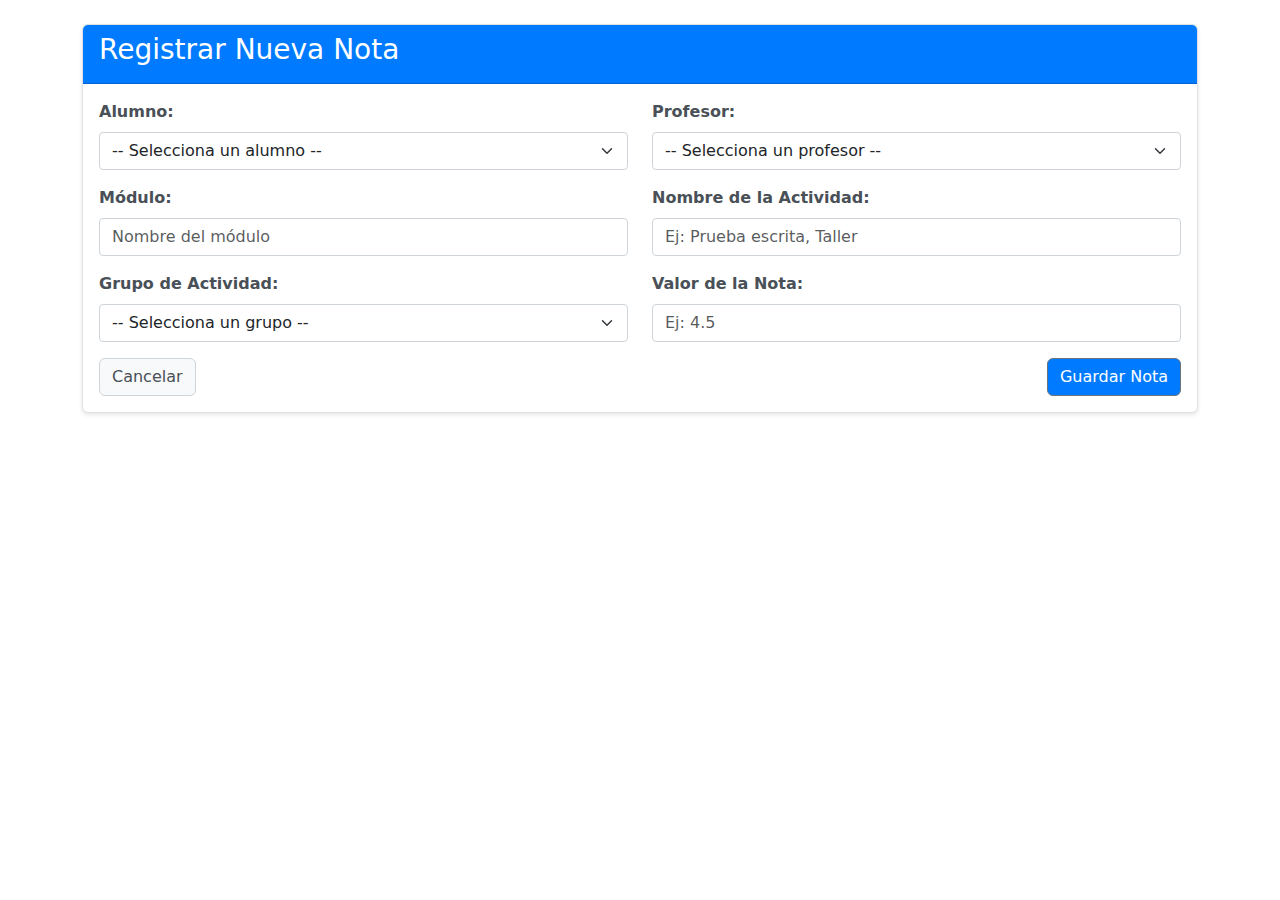
<file: src/main/resources/templates/nueva-nota.html>
<!DOCTYPE html>
<html xmlns:th="http://www.thymeleaf.org">
<head>
    <meta charset="UTF-8">
    <title>Nueva Nota</title>
    <link rel="stylesheet" href="https://cdn.jsdelivr.net/npm/bootstrap@5.2.3/dist/css/bootstrap.min.css">
    <style>
        .form-label {
            font-weight: bold;
            color: #495057;
        }
        .form-select, .form-control {
            border-radius: 4px;
            border: 1px solid #ced4da;
        }
        .card-header {
            background-color: #007BFF !important; /* Gris oscuro como en la imagen */
        }
        .btn-success {
            background-color: #007BFF; /* Gris oscuro */
            border-color: #6c757d;
        }
        .btn-secondary {
            background-color: #f8f9fa; /* Fondo claro */
            border-color: #ced4da;
            color: #495057; /* Texto oscuro */
        }
        .card {
            border: 1px solid #dee2e6;
            box-shadow: 0 2px 4px rgba(0,0,0,0.1);
        }
    </style>
</head>
<body>
<div class="container mt-4">
    <div class="card">
        <div class="card-header text-white">
            <h3>Registrar Nueva Nota</h3>
        </div>
        <div class="card-body">
            <form th:action="@{/notas/guardar}" th:object="${nota}" method="post">
                <div class="row mb-3">
                    <div class="col-md-6">
                        <label class="form-label">Alumno:</label>
                        <select class="form-select" th:field="*{alumno.id}" required>
                            <option value="">-- Selecciona un alumno --</option>
                            <option th:each="alumno : ${alumnos}"
                                    th:value="${alumno.id}"
                                    th:text="${alumno.nombres + ' ' + alumno.apellidos}"></option>
                        </select>
                    </div>
                    <div class="col-md-6">
                        <label class="form-label">Profesor:</label>
                        <select class="form-select" th:field="*{profesor.id}" required>
                            <option value="">-- Selecciona un profesor --</option>
                            <option th:each="profesor : ${profesores}"
                                    th:value="${profesor.id}"
                                    th:text="${profesor.nombres + ' ' + profesor.apellidos}"></option>
                        </select>
                    </div>
                </div>

                <div class="row mb-3">
                    <div class="col-md-6">
                        <label class="form-label">Módulo:</label>
                        <input type="text" class="form-control" th:field="*{modulo}" placeholder="Nombre del módulo">
                    </div>
                    <div class="col-md-6">
                        <label class="form-label">Nombre de la Actividad:</label>
                        <input type="text" class="form-control" th:field="*{nombreActividad}" placeholder="Ej: Prueba escrita, Taller" required>
                    </div>
                </div>

                <div class="row mb-3">
                    <div class="col-md-6">
                        <label class="form-label">Grupo de Actividad:</label>
                        <select class="form-select" th:field="*{grupoActividad}" required>
                            <option value="">-- Selecciona un grupo --</option>
                            <option th:each="grupo : ${T(com.atucsara.Sistema_InstitutoBD.models.Nota.GrupoActividad).values()}"
                                    th:value="${grupo}"
                                    th:text="${grupo}"></option>
                        </select>
                    </div>
                    <div class="col-md-6">
                        <label class="form-label">Valor de la Nota:</label>
                        <input type="number" class="form-control" th:field="*{valorNota}" step="0.01" min="0" max="5" placeholder="Ej: 4.5" required>
                    </div>
                </div>

                <div class="d-flex justify-content-between">
                    <a th:href="@{/notas}" class="btn btn-secondary">Cancelar</a>
                    <button type="submit" class="btn btn-success">Guardar Nota</button>
                </div>
            </form>
        </div>
    </div>
</div>

<script src="https://cdn.jsdelivr.net/npm/bootstrap@5.2.3/dist/js/bootstrap.bundle.min.js"></script>
</body>
</html>
</file>
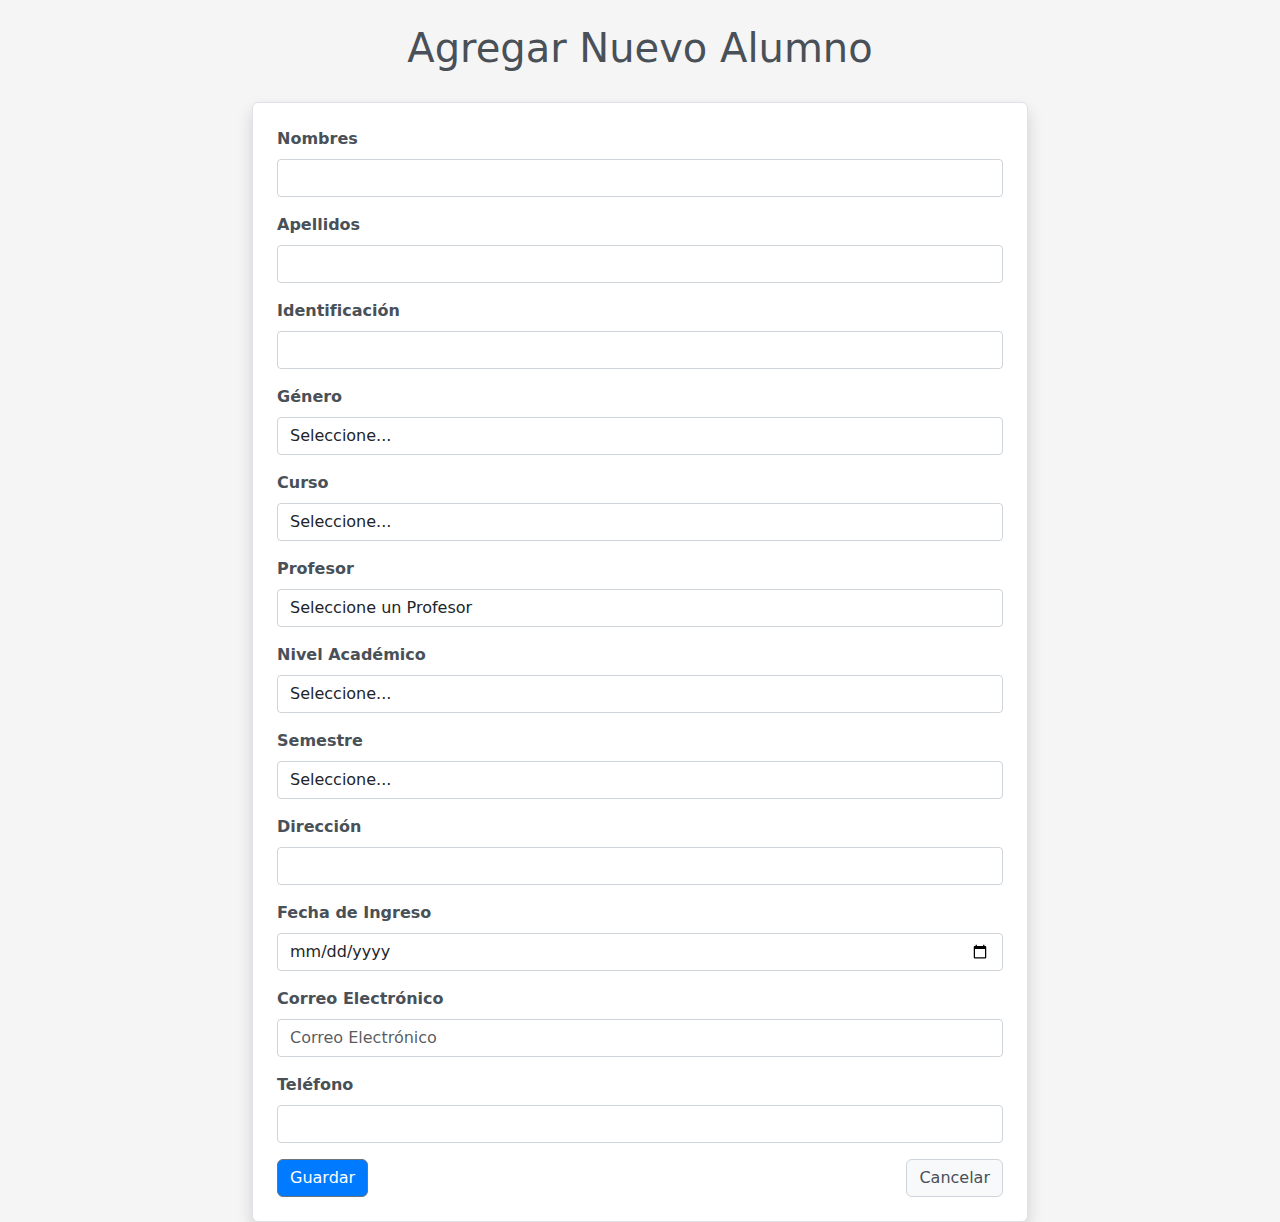
<file: src/main/resources/templates/nuevo-alumno.html>
<!DOCTYPE html>
<html lang="es" xmlns:th="http://www.thymeleaf.org">
<head>
  <meta charset="UTF-8">
  <meta name="viewport" content="width=device-width, initial-scale=1">
  <title>Agregar Alumno</title>
  <link rel="stylesheet" href="https://cdn.jsdelivr.net/npm/bootstrap@5.3.0/dist/css/bootstrap.min.css">
  <style>
    :root {
      --color-primario: #007BFF;
      --color-secundario: #6c757d;
      --color-fondo-claro: #f8f9fa;
      --color-texto-oscuro: #495057;
      --color-borde: #ced4da;
      --color-sombra: rgba(0,0,0,0.1);
    }

    body {
      background-color: #f5f5f5;
    }

    .container {
      max-width: 800px;
    }

    h1 {
      color: var(--color-texto-oscuro);
      margin-bottom: 30px;
    }

    form {
      background-color: white;
      border: 1px solid var(--color-borde) !important;
    }

    .form-label {
      font-weight: bold;
      color: var(--color-texto-oscuro);
    }

    .form-control, .form-select {
      border: 1px solid var(--color-borde);
      border-radius: 4px;
    }

    .btn-primary {
      background-color: var(--color-primario);
      border-color: var(--color-secundario);
    }

    .btn-secondary {
      background-color: var(--color-fondo-claro);
      border-color: var(--color-borde);
      color: var(--color-texto-oscuro);
    }
  </style>
</head>
<body>
<div class="container mt-4">
  <h1 class="text-center">Agregar Nuevo Alumno</h1>

  <form th:action="@{/alumnos/save}" method="post" class="border p-4 shadow rounded">
    <div class="mb-3">
      <label class="form-label">Nombres</label>
      <input type="text" name="nombres" class="form-control" th:value="${alumno.nombres}" required>
    </div>

    <div class="mb-3">
      <label class="form-label">Apellidos</label>
      <input type="text" name="apellidos" class="form-control" th:value="${alumno.apellidos}" required>
    </div>

    <div class="mb-3">
      <label class="form-label">Identificación</label>
      <input type="text" name="identificacion" class="form-control" th:value="${alumno.identificacion}" required>
    </div>

    <div class="mb-3">
      <label class="form-label">Género</label>
      <select name="genero" class="form-control" required>
        <option value="" disabled selected>Seleccione...</option>
        <option value="Masculino" th:selected="${alumno.genero == 'Masculino'}">Masculino</option>
        <option value="Femenino" th:selected="${alumno.genero == 'Femenino'}">Femenino</option>
        <option value="Otro" th:selected="${alumno.genero == 'Otro'}">Otro</option>
      </select>
    </div>

    <div class="mb-3">
      <label class="form-label">Curso</label>
      <select name="curso" class="form-control" required>
        <option value="" disabled selected>Seleccione...</option>
        <option value="Técnico / Servicio Social y Comunitario" th:selected="${alumno.curso == 'Técnico / Servicio Social y Comunitario'}">Técnico / Servicio Social y Comunitario</option>
        <option value="Técnico / Tecnologías de la Información" th:selected="${alumno.curso == 'Técnico / Tecnologías de la Información'}">Técnico / Tecnologías de la Información</option>
        <option value="Técnico / Agropecuario" th:selected="${alumno.curso == 'Técnico / Agropecuario'}">Técnico / Agropecuario</option>
        <option value="Técnico / Auxiliar Administrativo" th:selected="${alumno.curso == 'Técnico / Auxiliar Administrativo'}">Técnico / Auxiliar Administrativo</option>
        <option value="Técnica / Primera Infancia" th:selected="${alumno.curso == 'Técnica / Primera Infancia'}">Técnica / Primera Infancia</option>
      </select>
    </div>

    <div class="mb-3">
      <label class="form-label">Profesor</label><select name="profesorId" class="form-control" required>
      <option value="" disabled selected>Seleccione un Profesor</option>
      <option th:each="profesor : ${profesores}" th:value="${profesor.id}" th:text="${profesor.nombres}" th:selected="${profesor.id == alumno.profesor?.id}"></option>
    </select>

    </div>

    <div class="mb-3">
      <label class="form-label">Nivel Académico</label>
      <select name="nivelAcademico" class="form-control" required>
        <option value="" disabled selected>Seleccione...</option>
        <option value="Bachiller" th:selected="${alumno.nivelAcademico == 'Bachiller'}">Bachiller</option>
        <option value="Técnico" th:selected="${alumno.nivelAcademico == 'Técnico'}">Técnico</option>
        <option value="Universitario" th:selected="${alumno.nivelAcademico == 'Universitario'}">Universitario</option>
        <option value="Secundaria" th:selected="${alumno.nivelAcademico == 'Secundaria'}">Secundaria</option>
      </select>
    </div>

    <div class="mb-3">
      <label class="form-label">Semestre</label>
      <select name="semestre" class="form-control" required>
        <option value="" disabled selected>Seleccione...</option>
        <option value="Primer" th:selected="${alumno.semestre == 'Primer'}">Primer</option>
        <option value="Segundo" th:selected="${alumno.semestre == 'Segundo'}">Segundo</option>
        <option value="Práctica" th:selected="${alumno.semestre == 'Práctica'}">Práctica</option>
      </select>
    </div>

    <div class="mb-3">
      <label class="form-label">Dirección</label>
      <input type="text" name="direccion" class="form-control" th:value="${alumno.direccion}" required>
    </div>

    <div class="mb-3">
      <label class="form-label">Fecha de Ingreso</label>
      <input type="date" name="fechaIngreso" class="form-control" th:value="${alumno.fechaIngreso}" required>
    </div>

    <div class="mb-3">
      <label class="form-label">Correo Electrónico</label>
      <input type="email" name="correoElectronico" class="form-control"
             th:value="${alumno.correoElectronico}" placeholder="Correo Electrónico"
             required pattern="[a-zA-Z0-9._%+-]+@[a-zA-Z0-9.-]+\.[a-zA-Z]{2,}" title="Ingrese un correo electrónico válido">
    </div>

    <div class="mb-3">
      <label class="form-label">Teléfono</label>
      <input type="text" name="telefono" class="form-control" th:value="${alumno.telefono}" required>
    </div>

    <div class="d-flex justify-content-between">
      <button type="submit" class="btn btn-primary">Guardar</button>
      <a href="/alumnos" class="btn btn-secondary">Cancelar</a>
    </div>
  </form>
</div>
</body>
</html>
</file>
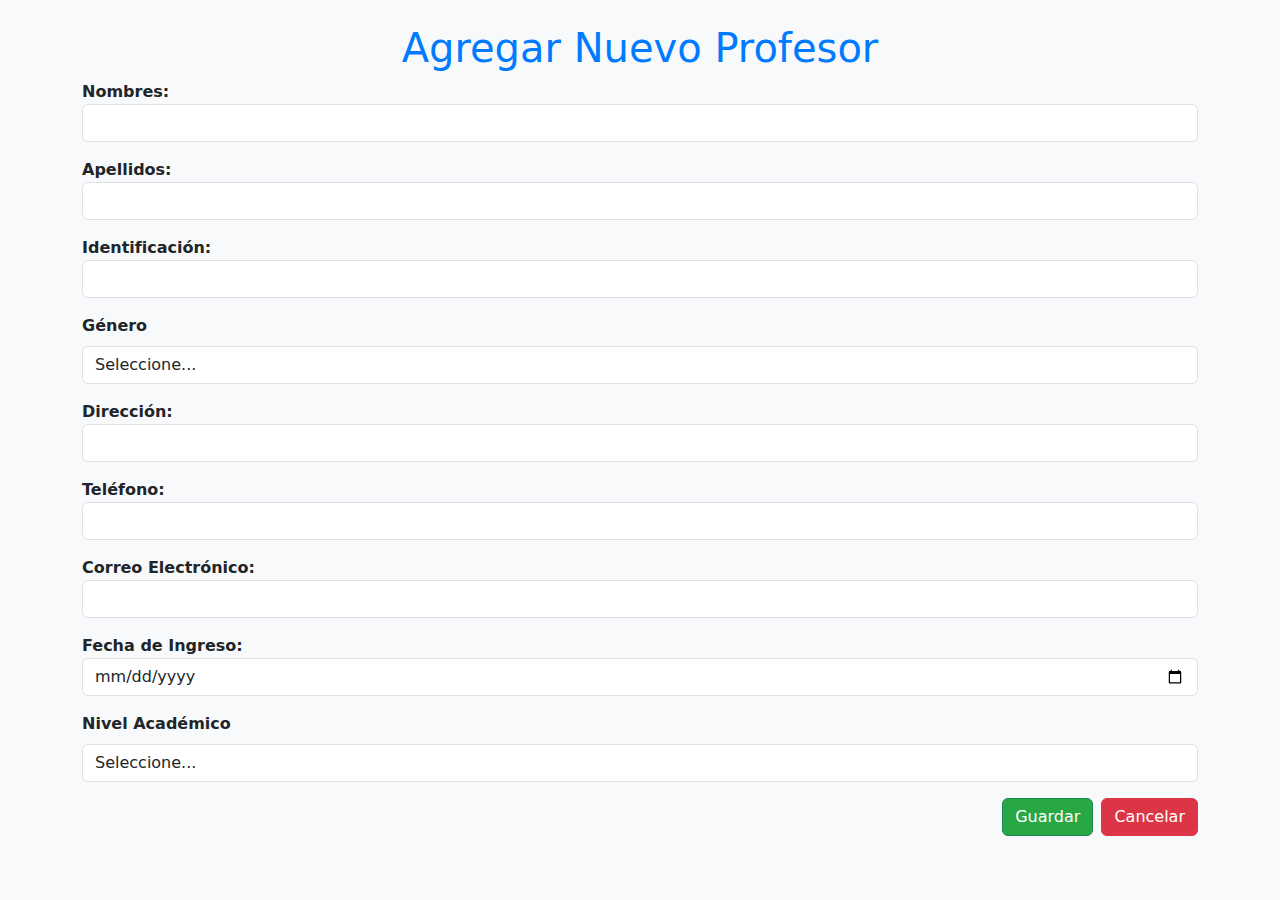
<file: src/main/resources/templates/nuevo-profesor.html>
<!DOCTYPE html>
<html lang="es" xmlns:th="http://www.thymeleaf.org">
<head>
  <meta charset="UTF-8">
  <title>Nuevo Profesor</title>
  <link rel="stylesheet" href="https://cdn.jsdelivr.net/npm/bootstrap@5.3.0/dist/css/bootstrap.min.css">
  <style>
    body {
        background-color: #f8f9fa; /* Color de fondo suave */
    }
    h1 {
        color: #007BFF; /* Color del encabezado */
    }
    label {
        font-weight: bold; /* Negrita para las etiquetas */
    }
    .form-control {
        margin-bottom: 15px; /* Espaciado entre campos */
    }
    .btn-success {
        background-color: #28a745; /* Color verde para guardar */
    }
    .btn-danger {
        background-color: #dc3545; /* Color rojo para cancelar */
    }
  </style>
</head>
<body>
<div class="container mt-4">
  <h1 class="text-center">Agregar Nuevo Profesor</h1>
  <form th:action="@{/profesores/nuevo}" th:object="${profesor}" method="post">
    <div class="mb-3">
      <label for="nombres">Nombres:</label>
      <input type="text" id="nombres" th:field="*{nombres}" class="form-control" required>
    </div>

    <div class="mb-3">
      <label for="apellidos">Apellidos:</label>
      <input type="text" id="apellidos" th:field="*{apellidos}" class="form-control" required>
    </div>

    <div class="mb-3">
      <label for="identificacion">Identificación:</label>
      <input type="text" id="identificacion" th:field="*{identificacion}" class="form-control" required>
    </div>

    <div class="mb-3">
    <label class="form-label">Género</label>
    <select name="genero" class="form-control" required>
      <option value="" disabled selected>Seleccione...</option>
      <option value="Masculino" th:selected="${profesor.genero == 'Masculino'}">Masculino</option>
      <option value="Femenino" th:selected="${profesor.genero == 'Femenino'}">Femenino</option>
      <option value="Otro" th:selected="${profesor.genero == 'Otro'}">Otro</option>
    </select>
</div>

    <div class="mb-3">
      <label for="direccion">Dirección:</label>
      <input type="text" id="direccion" th:field="*{direccion}" class="form-control" required>
    </div>

    <div class="mb-3">
      <label for="telefono">Teléfono:</label>
      <input type="tel" id="telefono" th:field="*{telefono}" class="form-control" required>
    </div>

    <div class="mb-3">
      <label for="correoElectronico">Correo Electrónico:</label>
      <input type="email" id="correoElectronico" th:field="*{correoElectronico}" class="form-control" required>
    </div>

    <div class="mb-3">
      <label for="fechaIngreso">Fecha de Ingreso:</label>
      <input type="date" id="fechaIngreso" th:field="*{fechaIngreso}" class="form-control" required>
    </div>

    <div class="mb-3">
      <label class="form-label">Nivel Académico</label>
      <select name="nivelAcademico" class="form-control" required>
        <option value="" disabled selected>Seleccione...</option>
        <option value="Especialista" th:selected="${profesor.nivelAcademico == 'Especialista'}">Especialista</option>
        <option value="Técnico" th:selected="${profesor.nivelAcademico == 'Técnico'}">Técnico</option>
        <option value="Pre-grado" th:selected="${profesor.nivelAcademico == 'Pre-grado'}">Pre-Grado</option>
        <option value="Pos-grado" th:selected="${profesor.nivelAcademico == 'Pos-grado
        '}">Pos-Grado</option>
      </select>
    </div>

    <div class="d-flex justify-content-end">
      <button type="submit" class="btn btn-success">Guardar</button>
      <a href="/profesores" class="btn btn-danger ms-2">Cancelar</a>
    </div>
  </form>
</div>
</body>
</html>
</file>
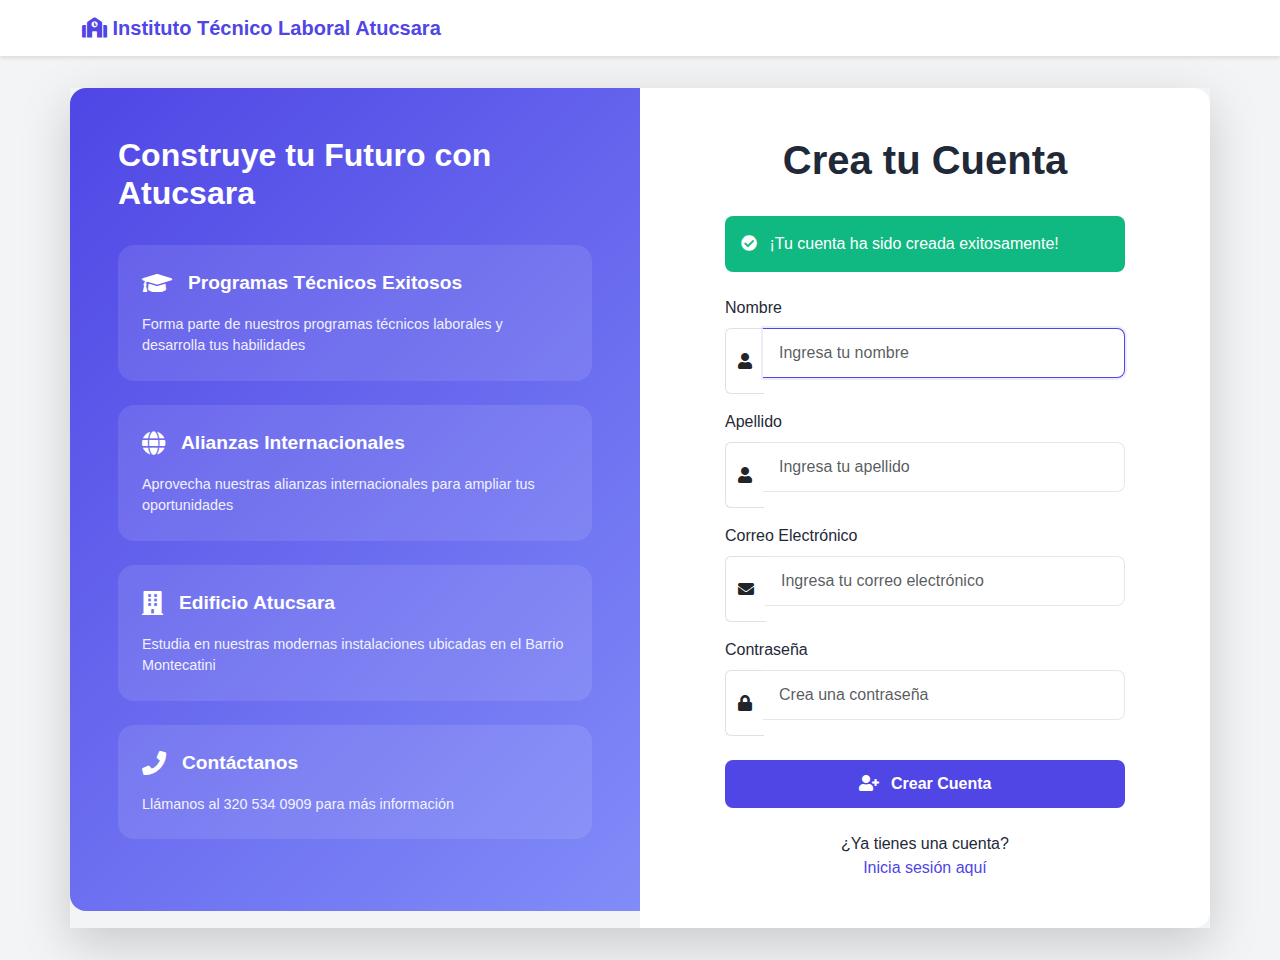
<file: src/main/resources/templates/registro.html>
<!DOCTYPE html>
<html xmlns:th="http://www.thymeleaf.org">
<head>
    <meta charset="UTF-8">
    <meta name="viewport" content="width=device-width, initial-scale=1.0">
    <title>Instituto Técnico Laboral Atucsara - Registro</title>
    <link href="https://cdn.jsdelivr.net/npm/bootstrap@5.3.0-alpha1/dist/css/bootstrap.min.css" rel="stylesheet">
    <link rel="stylesheet" href="https://cdnjs.cloudflare.com/ajax/libs/font-awesome/5.15.3/css/all.min.css">
    <style>
        :root {
            --primary-color: #4f46e5;
            --secondary-color: #818cf8;
            --background-color: #f3f4f6;
            --card-background: #ffffff;
            --text-primary: #1f2937;
            --text-secondary: #6b7280;
            --success-color: #10b981;
        }

        body {
            background-color: var(--background-color);
            color: var(--text-primary);
            font-family: 'Inter', -apple-system, BlinkMacSystemFont, sans-serif;
            min-height: 100vh;
        }

        .navbar {
            background-color: var(--card-background) !important;
            box-shadow: 0 2px 4px rgba(0,0,0,0.1);
        }

        .navbar-brand {
            color: var(--primary-color) !important;
            font-weight: 600;
        }

        .register-container {
            display: flex;
            min-height: calc(100vh - 76px);
            padding: 2rem 0;
        }

        .benefits-section {
            background: linear-gradient(135deg, var(--primary-color), var(--secondary-color));
            color: white;
            padding: 3rem;
            border-radius: 1rem 0 0 1rem;
            display: flex;
            flex-direction: column;
            justify-content: center;
        }

        .benefits-section h2 {
            font-size: 2rem;
            font-weight: 700;
            margin-bottom: 2rem;
        }

        .benefit-item {
            background: rgba(255, 255, 255, 0.1);
            padding: 1.5rem;
            border-radius: 1rem;
            margin-bottom: 1.5rem;
            transition: transform 0.3s ease;
        }

        .benefit-item:hover {
            transform: translateX(10px);
        }

        .benefit-header {
            display: flex;
            align-items: center;
            margin-bottom: 1rem;
        }

        .benefit-icon {
            font-size: 1.5rem;
            margin-right: 1rem;
        }

        .benefit-title {
            font-size: 1.2rem;
            font-weight: 600;
        }

        .benefit-description {
            font-size: 0.9rem;
            opacity: 0.9;
        }

        .register-form-section {
            background: var(--card-background);
            padding: 3rem;
            border-radius: 0 1rem 1rem 0;
        }

        .register-form-container {
            max-width: 400px;
            margin: 0 auto;
        }

        .form-title {
            color: var(--text-primary);
            font-weight: 700;
            margin-bottom: 2rem;
            text-align: center;
        }

        .form-control {
            border: 1px solid #e5e7eb;
            padding: 0.75rem 1rem;
            border-radius: 0.5rem;
            margin-bottom: 1rem;
        }

        .form-control:focus {
            border-color: var(--primary-color);
            box-shadow: 0 0 0 2px rgba(79, 70, 229, 0.1);
        }

        .input-group-text {
            background-color: transparent;
            border-right: none;
        }

        .form-control {
            border-left: none;
        }

        .btn-register {
            background-color: var(--primary-color);
            border: none;
            padding: 0.75rem 1.5rem;
            border-radius: 0.5rem;
            font-weight: 600;
            width: 100%;
            transition: all 0.3s ease;
        }

        .btn-register:hover {
            background-color: var(--secondary-color);
            transform: translateY(-2px);
        }

        .login-link {
            color: var(--primary-color);
            text-decoration: none;
            font-weight: 500;
        }

        .login-link:hover {
            text-decoration: underline;
        }

        .alert-success {
            background-color: var(--success-color);
            border: none;
            color: white;
            padding: 1rem;
            border-radius: 0.5rem;
        }

        @media (max-width: 992px) {
            .register-container {
                flex-direction: column;
                padding: 1rem;
            }

            .benefits-section, .register-form-section {
                border-radius: 1rem;
                margin-bottom: 1rem;
            }

            .benefits-section {
                padding: 2rem;
            }

            .register-form-section {
                padding: 2rem;
            }
        }
    </style>
</head>
<body>
<nav class="navbar navbar-expand-lg">
    <div class="container">
        <a class="navbar-brand" href="#">
            <i class="fas fa-school mr-2"></i>
            Instituto Técnico Laboral Atucsara
        </a>
    </div>
</nav>

<div class="container register-container">
    <div class="row g-0 w-100 shadow-lg">
        <div class="col-lg-6">
            <div class="benefits-section">
                <h2>Construye tu Futuro con Atucsara</h2>

                <div class="benefit-item">
                    <div class="benefit-header">
                        <i class="fas fa-graduation-cap benefit-icon"></i>
                        <div class="benefit-title">Programas Técnicos Exitosos</div>
                    </div>
                    <div class="benefit-description">
                        Forma parte de nuestros programas técnicos laborales y desarrolla tus habilidades
                    </div>
                </div>

                <div class="benefit-item">
                    <div class="benefit-header">
                        <i class="fas fa-globe benefit-icon"></i>
                        <div class="benefit-title">Alianzas Internacionales</div>
                    </div>
                    <div class="benefit-description">
                        Aprovecha nuestras alianzas internacionales para ampliar tus oportunidades
                    </div>
                </div>

                <div class="benefit-item">
                    <div class="benefit-header">
                        <i class="fas fa-building benefit-icon"></i>
                        <div class="benefit-title">Edificio Atucsara</div>
                    </div>
                    <div class="benefit-description">
                        Estudia en nuestras modernas instalaciones ubicadas en el Barrio Montecatini
                    </div>
                </div>

                <div class="benefit-item">
                    <div class="benefit-header">
                        <i class="fas fa-phone benefit-icon"></i>
                        <div class="benefit-title">Contáctanos</div>
                    </div>
                    <div class="benefit-description">
                        Llámanos al 320 534 0909 para más información
                    </div>
                </div>
            </div>
        </div>

        <div class="col-lg-6">
            <div class="register-form-section">
                <div class="register-form-container">
                    <h1 class="form-title">Crea tu Cuenta</h1>

                    <div th:if="${param.exito}" class="alert alert-success mb-4">
                        <i class="fas fa-check-circle me-2"></i>
                        ¡Tu cuenta ha sido creada exitosamente!
                    </div>

                    <form th:action="@{/registro}" method="post" th:object="${usuario}">
                        <div class="mb-3">
                            <label for="nombre" class="form-label">Nombre</label>
                            <div class="input-group">
                                    <span class="input-group-text">
                                        <i class="fas fa-user"></i>
                                    </span>
                                <input type="text" class="form-control" id="nombre" th:field="*{nombre}"
                                       required autofocus placeholder="Ingresa tu nombre">
                            </div>
                        </div>

                        <div class="mb-3">
                            <label for="apellido" class="form-label">Apellido</label>
                            <div class="input-group">
                                    <span class="input-group-text">
                                        <i class="fas fa-user"></i>
                                    </span>
                                <input type="text" class="form-control" id="apellido" th:field="*{apellido}"
                                       required placeholder="Ingresa tu apellido">
                            </div>
                        </div>

                        <div class="mb-3">
                            <label for="email" class="form-label">Correo Electrónico</label>
                            <div class="input-group">
                                    <span class="input-group-text">
                                        <i class="fas fa-envelope"></i>
                                    </span>
                                <input type="email" class="form-control" id="email" th:field="*{email}"
                                       required placeholder="Ingresa tu correo electrónico">
                            </div>
                        </div>

                        <div class="mb-4">
                            <label for="password" class="form-label">Contraseña</label>
                            <div class="input-group">
                                    <span class="input-group-text">
                                        <i class="fas fa-lock"></i>
                                    </span>
                                <input type="password" class="form-control" id="password" th:field="*{password}"
                                       required placeholder="Crea una contraseña">
                            </div>
                        </div>

                        <button type="submit" class="btn btn-register btn-primary mb-4">
                            <i class="fas fa-user-plus me-2"></i>
                            Crear Cuenta
                        </button>

                        <div class="text-center">
                            <p class="mb-0">¿Ya tienes una cuenta?</p>
                            <a th:href="@{/login}" class="login-link">
                                Inicia sesión aquí
                            </a>
                        </div>
                    </form>
                </div>
            </div>
        </div>
    </div>
</div>

<script src="https://cdn.jsdelivr.net/npm/bootstrap@5.3.0-alpha1/dist/js/bootstrap.bundle.min.js"></script>
</body>
</html>
</file>
